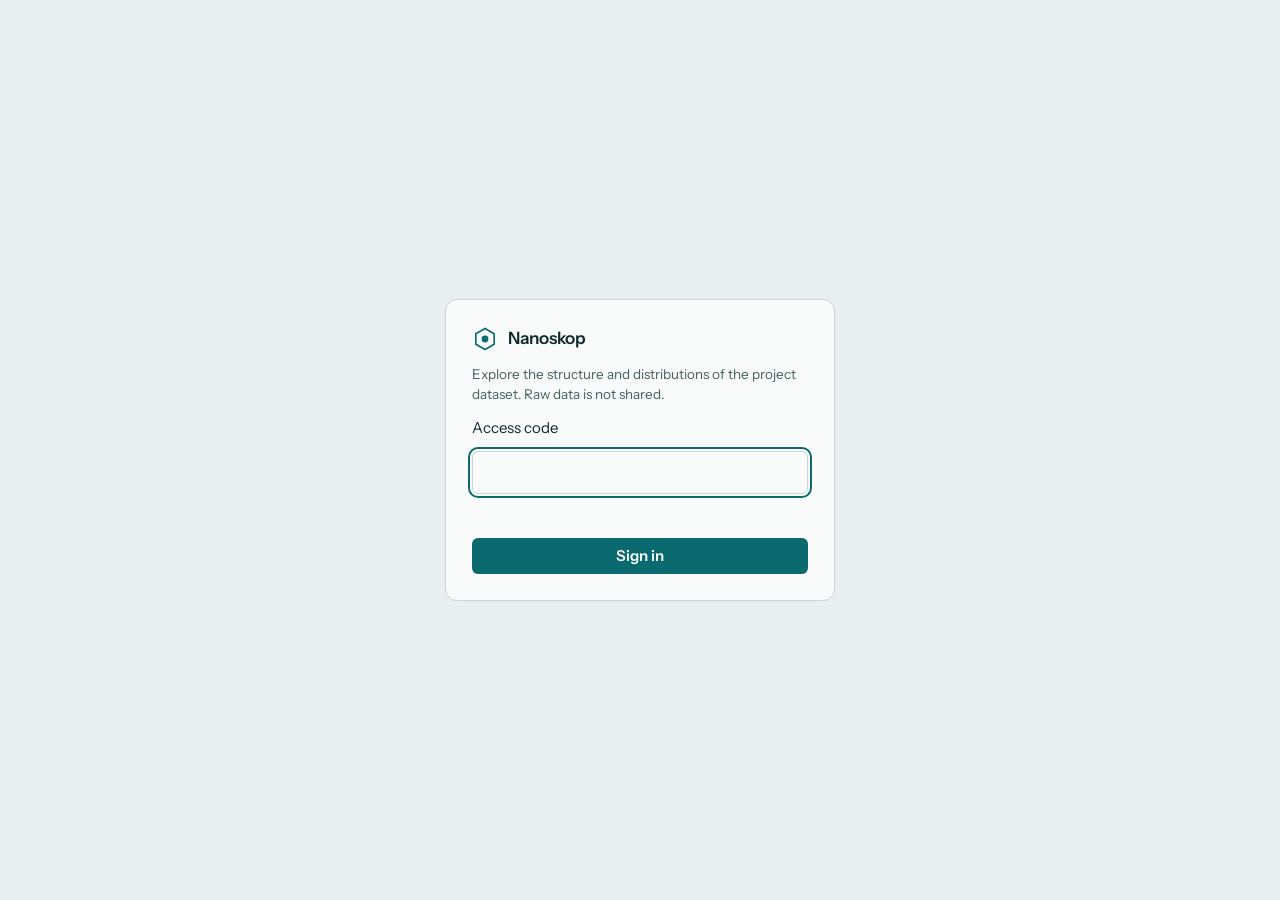
<file: static/login.html>
<!doctype html><html lang="en"><head><meta charset="utf-8"><meta name="viewport" content="width=device-width,initial-scale=1"><title>Nanoskop sign in</title><link rel="stylesheet" href="/static/style.css"></head><body>
<div class="login"><form id="f"><div class="brand" style="padding:0"><svg viewBox="0 0 32 32" fill="none" stroke="currentColor" stroke-width="2" aria-hidden="true"><path d="M16 3l11.3 6.5v13L16 29 4.7 22.5v-13z"/><circle cx="16" cy="16" r="4.2" fill="currentColor" stroke="none"/></svg> Nanoskop</div><p class="sub" style="margin:0">Explore the structure and distributions of the project dataset. Raw data is not shared.</p><label for="c">Access code</label><input id="c" type="password" autocomplete="current-password" required autofocus><div class="err" id="e" role="alert"></div><button class="btn">Sign in</button></form></div>
<script src="/static/login.js"></script></body></html>
</file>
<file: static/style.css>
@font-face{font-family:"Instrument Sans";font-weight:400;font-display:swap;src:url(/static/fonts/instrument-sans-latin-400-normal.woff2) format("woff2");unicode-range:U+0000-00FF,U+2000-206F,U+20AC}
@font-face{font-family:"Instrument Sans";font-weight:500;font-display:swap;src:url(/static/fonts/instrument-sans-latin-500-normal.woff2) format("woff2");unicode-range:U+0000-00FF,U+2000-206F,U+20AC}
@font-face{font-family:"Instrument Sans";font-weight:600;font-display:swap;src:url(/static/fonts/instrument-sans-latin-600-normal.woff2) format("woff2");unicode-range:U+0000-00FF,U+2000-206F,U+20AC}
@font-face{font-family:"Instrument Sans";font-weight:700;font-display:swap;src:url(/static/fonts/instrument-sans-latin-700-normal.woff2) format("woff2");unicode-range:U+0000-00FF,U+2000-206F,U+20AC}
@font-face{font-family:"Instrument Sans";font-weight:400;font-display:swap;src:url(/static/fonts/instrument-sans-latin-ext-400-normal.woff2) format("woff2");unicode-range:U+0100-02AF,U+1E00-1EFF}
@font-face{font-family:"Instrument Sans";font-weight:500;font-display:swap;src:url(/static/fonts/instrument-sans-latin-ext-500-normal.woff2) format("woff2");unicode-range:U+0100-02AF,U+1E00-1EFF}
@font-face{font-family:"Instrument Sans";font-weight:600;font-display:swap;src:url(/static/fonts/instrument-sans-latin-ext-600-normal.woff2) format("woff2");unicode-range:U+0100-02AF,U+1E00-1EFF}
@font-face{font-family:"Instrument Sans";font-weight:700;font-display:swap;src:url(/static/fonts/instrument-sans-latin-ext-700-normal.woff2) format("woff2");unicode-range:U+0100-02AF,U+1E00-1EFF}
:root{color-scheme:light;
--bg:#e9efee;--surface:#f8fbfa;--surface-2:#dfe8e6;--ink:#10292c;--ink-2:#46605f;--ink-3:#6b8180;--line:#c9d6d4;--accent:#0a6a70;--accent-ink:#fff;--warn:#8a5a00;--warn-bg:#f8eed6;
--slide:#071a20;--slide-ink:#dcebe9;--slide-ink-2:#8fabaa;
--s1:#2a78d6;--s2:#eb6834;--s3:#1baf7a;--s4:#eda100;--s5:#e87ba4;--s6:#008300;--s7:#6250d6;--s8:#e34948;--other:#8b9a9a;
--seq-0:#e4eeec;--seq-1:#a9d3d0;--seq-2:#5eabaa;--seq-3:#1f7d82;--seq-4:#0a4c54;
--div-neg:#2a78d6;--div-mid:#e8ecec;--div-pos:#d95926}
@media (prefers-color-scheme:dark){:root:where(:not([data-theme="light"])){color-scheme:dark;
--bg:#0c181b;--surface:#132328;--surface-2:#1c3036;--ink:#e4efed;--ink-2:#a9bfbd;--ink-3:#809896;--line:#2a4047;--accent:#5cc2c5;--accent-ink:#06262a;--warn:#f0c674;--warn-bg:#33290f;
--s1:#3987e5;--s2:#d95926;--s3:#199e70;--s4:#c98500;--s5:#d55181;--s6:#008300;--s7:#9085e9;--s8:#e66767;--other:#6f8483;
--seq-0:#1a2f34;--seq-1:#1f5a60;--seq-2:#2c8a8e;--seq-3:#62bfbf;--seq-4:#bce8e4;--div-neg:#3987e5;--div-mid:#24383d;--div-pos:#e0733f}}
:root[data-theme="dark"]{color-scheme:dark;
--bg:#0c181b;--surface:#132328;--surface-2:#1c3036;--ink:#e4efed;--ink-2:#a9bfbd;--ink-3:#809896;--line:#2a4047;--accent:#5cc2c5;--accent-ink:#06262a;--warn:#f0c674;--warn-bg:#33290f;
--s1:#3987e5;--s2:#d95926;--s3:#199e70;--s4:#c98500;--s5:#d55181;--s6:#008300;--s7:#9085e9;--s8:#e66767;--other:#6f8483;
--seq-0:#1a2f34;--seq-1:#1f5a60;--seq-2:#2c8a8e;--seq-3:#62bfbf;--seq-4:#bce8e4;--div-neg:#3987e5;--div-mid:#24383d;--div-pos:#e0733f}
*{box-sizing:border-box}
html,body{margin:0;background:var(--bg);color:var(--ink);font:400 15px/1.5 "Instrument Sans",system-ui,sans-serif;font-variant-numeric:tabular-nums}
h1,h2,h3,p{margin:0}
h1{font-size:30px;line-height:1.15;font-weight:600;letter-spacing:-.015em;max-width:26em}
h2{font-size:19px;font-weight:600;letter-spacing:-.005em}
h3{font-size:14px;font-weight:600}
a{color:var(--accent)}
button,select,input{font:inherit;color:inherit}
:focus-visible{outline:2px solid var(--accent);outline-offset:2px}
.shell{display:grid;grid-template-columns:216px minmax(0,1fr);min-height:100vh}
.rail{background:var(--surface);border-right:1px solid var(--line);padding:20px 12px;position:sticky;top:0;height:100vh;display:flex;flex-direction:column;gap:18px}
.brand{display:flex;gap:10px;align-items:center;padding:0 8px;font-weight:600;font-size:17px}
.brand svg{width:26px;height:26px;color:var(--accent)}
.dsname{padding:0 8px;color:var(--ink-2);font-size:13px;line-height:1.35}
.nav{display:flex;flex-direction:column;gap:1px}
.nav a{padding:7px 10px;border-radius:6px;text-decoration:none;color:var(--ink-2);font-weight:500}
.nav a:hover{background:var(--surface-2);color:var(--ink)}
.nav a[aria-current=page]{background:var(--accent);color:var(--accent-ink)}
.rail footer{margin-top:auto;display:flex;flex-direction:column;gap:6px;font-size:13px}
.link{background:none;border:0;padding:4px 8px;text-align:left;color:var(--ink-2);cursor:pointer;border-radius:5px;text-decoration:none}
.link:hover{background:var(--surface-2);color:var(--ink)}
main{min-width:0;display:flex;flex-direction:column}
.filters{position:sticky;top:0;z-index:30;background:color-mix(in srgb,var(--bg) 92%,transparent);backdrop-filter:blur(6px);border-bottom:1px solid var(--line);padding:9px 26px;display:flex;flex-wrap:wrap;gap:6px;align-items:center}
.filters>span{color:var(--ink-3);font-size:13px;margin-right:4px}
details.fil{position:relative}
details.fil>summary{list-style:none;cursor:pointer;padding:4px 10px;border:1px solid var(--line);border-radius:999px;background:var(--surface);font-size:13.5px;font-weight:500}
details.fil>summary::-webkit-details-marker{display:none}
details.fil.on>summary{border-color:var(--accent);color:var(--accent);box-shadow:inset 0 0 0 1px var(--accent)}
.pop{position:absolute;top:calc(100% + 5px);left:0;background:var(--surface);border:1px solid var(--line);border-radius:8px;padding:6px;min-width:250px;max-height:340px;overflow:auto;box-shadow:0 8px 28px rgb(0 20 25/.2);z-index:40}
.pop label{display:flex;gap:8px;align-items:center;padding:3px 6px;border-radius:4px;cursor:pointer;font-size:13.5px}
.pop label:hover{background:var(--surface-2)}
.pop label em{margin-left:auto;font-style:normal;color:var(--ink-3);font-size:12.5px}
.status{margin-left:auto;font-size:13px;color:var(--ink-2)}
.page{padding:26px;display:flex;flex-direction:column;gap:30px;max-width:1420px}
.head{display:flex;flex-direction:column;gap:7px}
.lead{color:var(--ink-2);max-width:72ch}
.panel{background:var(--surface);border:1px solid var(--line);border-radius:10px;padding:18px}
.panel>h2,.panel>h3{margin-bottom:3px}
.sub{color:var(--ink-2);font-size:13.5px;max-width:78ch;margin-bottom:12px}
.grid2{display:grid;grid-template-columns:repeat(2,minmax(0,1fr));gap:18px}
.grid3{display:grid;grid-template-columns:repeat(3,minmax(0,1fr));gap:18px}
.chart{width:100%;height:340px}
.notice{background:var(--warn-bg);color:var(--ink);border-left:3px solid var(--warn);padding:10px 14px;border-radius:4px;font-size:14px;max-width:80ch}
.empty{padding:40px 20px;text-align:center;color:var(--ink-2)}
.controls{display:flex;flex-wrap:wrap;gap:12px;align-items:end;margin-bottom:14px}
.controls label{display:flex;flex-direction:column;gap:3px;font-size:13px;color:var(--ink-2);font-weight:500}
select,input[type=search],input[type=text],input[type=number],input[type=password]{background:var(--surface);border:1px solid var(--line);border-radius:6px;padding:6px 9px;color:var(--ink);max-width:100%}
select{min-width:170px}
.seg{display:inline-flex;flex-wrap:wrap;border:1px solid var(--line);border-radius:7px;overflow:hidden;background:var(--surface)}
.seg button{border:0;background:none;padding:6px 11px;cursor:pointer;font-size:13.5px;color:var(--ink-2);font-weight:500}
.seg button+button{border-left:1px solid var(--line)}
.seg button[aria-pressed=true]{background:var(--accent);color:var(--accent-ink)}
.chips{display:flex;flex-wrap:wrap;gap:6px}
.chip{border:1px solid var(--line);background:var(--surface);border-radius:999px;padding:3px 10px;font-size:13px;cursor:pointer;color:var(--ink-2)}
.chip:hover{color:var(--ink);border-color:var(--accent)}
.term{display:inline-block;background:var(--surface-2);border-radius:4px;padding:1px 6px;font-size:12.5px;margin:0 3px 3px 0}
.btn{background:var(--accent);color:var(--accent-ink);border:0;border-radius:6px;padding:7px 13px;font-weight:600;cursor:pointer}
.btn.ghost{background:none;color:var(--accent);border:1px solid var(--line)}

/* hero */
.hero{display:grid;grid-template-columns:minmax(0,1.65fr) minmax(290px,1fr);gap:0;background:var(--slide);color:var(--slide-ink);border-radius:12px;overflow:hidden}
.hero .slide{position:relative;min-height:470px}
.hero .say{padding:30px 28px;display:flex;flex-direction:column;gap:16px;border-left:1px solid #17343b}
.hero h1{color:#f0f8f7;font-size:28px}
.hero .say p{color:var(--slide-ink-2);font-size:14.5px}
.hero ul{margin:0;padding:0;list-style:none;display:flex;flex-direction:column;gap:9px;font-size:14px;color:var(--slide-ink)}
.hero li{padding-top:9px;border-top:1px solid #17343b}
.hero a.go{color:#7fd8d6;font-weight:500;margin-top:auto}
.map{position:relative;background:var(--slide);border-radius:10px;overflow:hidden}
.hero .map{position:absolute;inset:0;border-radius:0}
.map canvas{display:block;width:100%;height:100%}
.maptip{position:absolute;pointer-events:none;background:#0f2c33;color:#e8f4f3;border:1px solid #2c5059;border-radius:6px;padding:7px 10px;font-size:13px;max-width:240px;z-index:3;display:none}
.maptip b{font-weight:600}
.maplegend{position:absolute;left:12px;bottom:10px;display:flex;flex-wrap:wrap;gap:4px 12px;font-size:12.5px;color:var(--slide-ink);max-width:calc(100% - 24px);pointer-events:none}
.maplegend i{display:inline-block;width:10px;height:10px;border-radius:2px;margin-right:5px;vertical-align:-1px}
.mapnote{position:absolute;right:12px;top:10px;font-size:12.5px;color:var(--slide-ink-2)}
.maplayout{display:grid;grid-template-columns:minmax(0,1.5fr) minmax(320px,1fr);gap:18px;align-items:stretch}
.maplayout .map{min-height:560px}
.clist{display:flex;flex-direction:column;max-height:620px;overflow:auto}
.crow{display:grid;grid-template-columns:14px 1fr auto;gap:2px 9px;padding:10px 6px;border-top:1px solid var(--line);cursor:default;border-radius:4px}
.crow:hover{background:var(--surface-2)}
.crow i{width:11px;height:11px;border-radius:2px;margin-top:5px}
.crow b{font-weight:600}
.crow .pct{color:var(--ink-2);font-size:13px}
.crow .det{grid-column:2/4;font-size:13px;color:var(--ink-2)}

/* bars */
.bars{display:flex;flex-direction:column;gap:5px}
.bar{display:grid;grid-template-columns:minmax(90px,38%) 1fr 62px;gap:9px;align-items:center;font-size:13.5px}
.bar .nm{overflow:hidden;text-overflow:ellipsis;white-space:nowrap}
.bar .tr{height:12px;background:color-mix(in srgb,var(--surface-2) 55%,transparent);border-radius:0 3px 3px 0}
.bar .fl{height:100%;background:var(--accent);border-radius:0 3px 3px 0;min-width:2px}
.bar.cmp .tr{position:relative}
.tick{position:absolute;top:-2px;bottom:-2px;width:2px;background:var(--div-pos);border-radius:1px}
.ticklg{display:inline-block;width:2px;height:11px;background:var(--div-pos);margin:0 5px 0 3px;vertical-align:-1px}
.lineLg{display:inline-block;width:14px;height:2px;background:var(--div-pos);margin-right:5px;vertical-align:3px}
.textlink{background:none;border:0;padding:0;color:inherit;cursor:pointer;font:inherit;text-align:left;text-decoration:underline;text-decoration-color:var(--line);text-underline-offset:2px;max-width:100%;overflow:hidden;text-overflow:ellipsis;white-space:nowrap}
.textlink:hover{color:var(--accent);text-decoration-color:currentColor}
.facts.wide{grid-template-columns:repeat(auto-fit,minmax(135px,1fr));gap:12px 18px;display:grid}
.bar .v{text-align:right;color:var(--ink-2);font-size:13px}

/* table */
.tablewrap{overflow:auto;border:1px solid var(--line);border-radius:8px;background:var(--surface)}
table{border-collapse:collapse;width:100%;font-size:13.5px}
th{position:sticky;top:0;background:var(--surface-2);text-align:left;font-weight:600;padding:7px 10px;white-space:nowrap;z-index:1}
td{padding:6px 10px;border-top:1px solid var(--line);vertical-align:top}
tr.grp td{background:var(--surface-2);font-weight:600;position:sticky;left:0}
tr.click{cursor:pointer}
tr.click:hover td{background:color-mix(in srgb,var(--surface-2) 55%,transparent)}
td.num,th.num{text-align:right}
.miss{color:var(--ink-3)}
.fill{display:flex;align-items:center;gap:7px;min-width:110px}
.fill span{width:38px;text-align:right;font-size:13px;color:var(--ink-2)}
.fill u{display:block;height:7px;flex:1;background:var(--surface-2);border-radius:2px;text-decoration:none}
.fill u b{display:block;height:100%;background:var(--accent);border-radius:2px}
.kind{font-size:12.5px;color:var(--ink-2)}
.drawer{position:fixed;top:0;right:0;width:min(560px,100vw);height:100vh;background:var(--surface);border-left:1px solid var(--line);box-shadow:-10px 0 34px rgb(0 20 25/.24);padding:22px;overflow:auto;z-index:60;display:flex;flex-direction:column;gap:14px}
.drawer .close{position:absolute;top:14px;right:14px}
.facts{display:grid;grid-template-columns:repeat(auto-fit,minmax(100px,1fr));gap:10px}
.facts div{display:flex;flex-direction:column}
.facts b{font-size:19px;font-weight:600}
.facts span{font-size:12.5px;color:var(--ink-2)}
.qual{display:grid;grid-template-columns:repeat(auto-fit,minmax(240px,1fr));gap:16px 26px}
.qual b{font-size:20px;font-weight:600;display:block}
.qual strong{font-weight:600;display:block;font-size:14px}
.qual p{font-size:13px;color:var(--ink-2)}
.cmpgrid{display:grid;gap:0;overflow-x:auto}
.cmprow{display:grid;grid-template-columns:170px repeat(var(--n),minmax(150px,1fr));gap:14px;padding:11px 0;border-top:1px solid var(--line);align-items:start;font-size:13.5px}
.cmprow .lab{font-weight:500}
.cmprow .lab small{display:block;color:var(--ink-3);font-weight:400}
.stack{display:flex;height:16px;gap:2px}
.stack i{display:block;border-radius:2px;min-width:2px}
.legendrow{display:flex;flex-wrap:wrap;gap:3px 11px;font-size:12.5px;color:var(--ink-2);margin-top:5px}
.legendrow i{display:inline-block;width:9px;height:9px;border-radius:2px;margin-right:4px}
.rules{display:grid;grid-template-columns:repeat(2,minmax(0,1fr));gap:18px 34px}
.rules h3{margin-bottom:3px}
.rules p{color:var(--ink-2);font-size:14px}
.login{min-height:100vh;display:grid;place-items:center;padding:16px}
.login form{background:var(--surface);border:1px solid var(--line);border-radius:12px;padding:26px;width:min(390px,100%);display:flex;flex-direction:column;gap:12px}
.login input{width:100%;padding:9px 11px}
.err{color:#b4322c;font-size:14px;min-height:20px}
:root[data-theme="dark"] .err{color:#ff8d84}
.adminwrap{max-width:1040px;margin:0 auto;padding:26px 16px;display:flex;flex-direction:column;gap:18px}
.formrow{display:flex;flex-wrap:wrap;gap:12px;align-items:end}
.formrow label{display:flex;flex-direction:column;gap:3px;font-size:13px;color:var(--ink-2)}
.formrow input[type=number]{width:92px}
@media (max-width:1020px){.grid2,.grid3,.hero,.maplayout,.rules{grid-template-columns:minmax(0,1fr)}.hero .slide{min-height:380px}.hero .say{border-left:0;border-top:1px solid #17343b}}
@media (max-width:760px){.shell{grid-template-columns:minmax(0,1fr)}.rail{position:static;height:auto;padding:12px 16px;border-right:0;border-bottom:1px solid var(--line);gap:10px}.nav{flex-direction:row;overflow-x:auto}.nav a{white-space:nowrap}.rail footer{flex-direction:row;margin:0}.dsname{display:none}.page{padding:16px}.filters{padding:8px 16px;position:static}h1{font-size:25px}.hero h1{font-size:24px}.pop{min-width:220px}.status{margin-left:0;width:100%}.maplayout .map{min-height:400px}}
@media (prefers-reduced-motion:reduce){*{transition:none!important;animation:none!important}}

/* data source switch */
.srcsw{display:flex;flex-direction:column;gap:5px;padding:0 6px}
.srclab{font-size:12.5px;color:var(--ink-3);padding-left:2px}
.srcseg{display:grid;grid-template-columns:1fr 1fr}
.srcseg button{padding:5px 6px;font-size:13px}
.nav a.navsep{margin-top:10px;border-top:1px solid var(--line);border-radius:0 0 6px 6px;padding-top:10px}
.nav a.navsep[aria-current=page]{border-radius:6px}
.srcbar{display:flex;flex-wrap:wrap;gap:6px 14px;align-items:center;background:var(--surface-2);border-radius:8px;padding:8px 14px;font-size:14px}
.srcbar b{font-weight:600}
.bars.wide .bar{grid-template-columns:minmax(120px,52%) 1fr 48px}
details.more{border-top:1px solid var(--line);padding-top:12px}
details.more>summary{cursor:pointer;font-weight:500;color:var(--accent)}
/* coverage */
.covtop{display:flex;flex-wrap:wrap;justify-content:space-between;align-items:flex-end;gap:10px 24px;margin-bottom:12px}
.crumbs{font-size:15px}
.crumbs b{font-weight:600}
.covlegend{display:flex;align-items:center;gap:8px;font-size:12.5px;color:var(--ink-2)}
.covlegend i{display:block;width:150px;height:10px;border-radius:2px}
.covwrap{max-height:none;overflow-x:auto}
table.cov{border-collapse:separate;border-spacing:0}
table.cov th{background:var(--surface);vertical-align:bottom;white-space:normal;min-width:84px;font-size:13px;line-height:1.25;padding:8px 6px;border-bottom:1px solid var(--line)}
table.cov th.colh .textlink{white-space:normal;text-align:left;font-weight:600}
table.cov td{border-top:2px solid var(--surface);padding:0}
table.cov td.sticky,table.cov th.sticky{position:sticky;left:0;z-index:2;background:var(--surface);min-width:190px;max-width:240px;padding:6px 10px}
table.cov td.num{padding:6px 10px;color:var(--ink-2);font-size:13px}
table.cov td.cv{text-align:center;font-size:12.5px;padding:7px 4px;border-left:2px solid var(--surface);min-width:64px}
table.cov td.cv.click{cursor:pointer}
table.cov td.cv.click:hover{outline:2px solid var(--accent);outline-offset:-2px}
table.cov td.cv.self{background:var(--surface-2)}
table.cov tr.baseline td{font-weight:600}
table.cov tr.baseline td.sticky{font-style:italic}
table.cov tr.opened td.sticky{background:var(--surface-2)}
table.cov .rowname{max-width:220px}
table.cov tr.detailrow>td{padding:0;background:var(--surface-2)}
.covdetail{padding:16px 18px;max-width:900px;display:flex;flex-direction:column;gap:6px;position:sticky;left:0}
.detailhead{display:flex;flex-wrap:wrap;justify-content:space-between;align-items:center;gap:8px}
.detailhead>div{display:flex;gap:10px;align-items:center}
.pairs{display:grid;grid-template-columns:repeat(auto-fit,minmax(260px,1fr));gap:8px 18px}
.pair{display:grid;grid-template-columns:52px 1fr;gap:0 10px;align-items:baseline}
.pair b{font-size:18px;font-weight:600;grid-row:span 2}
</file>
